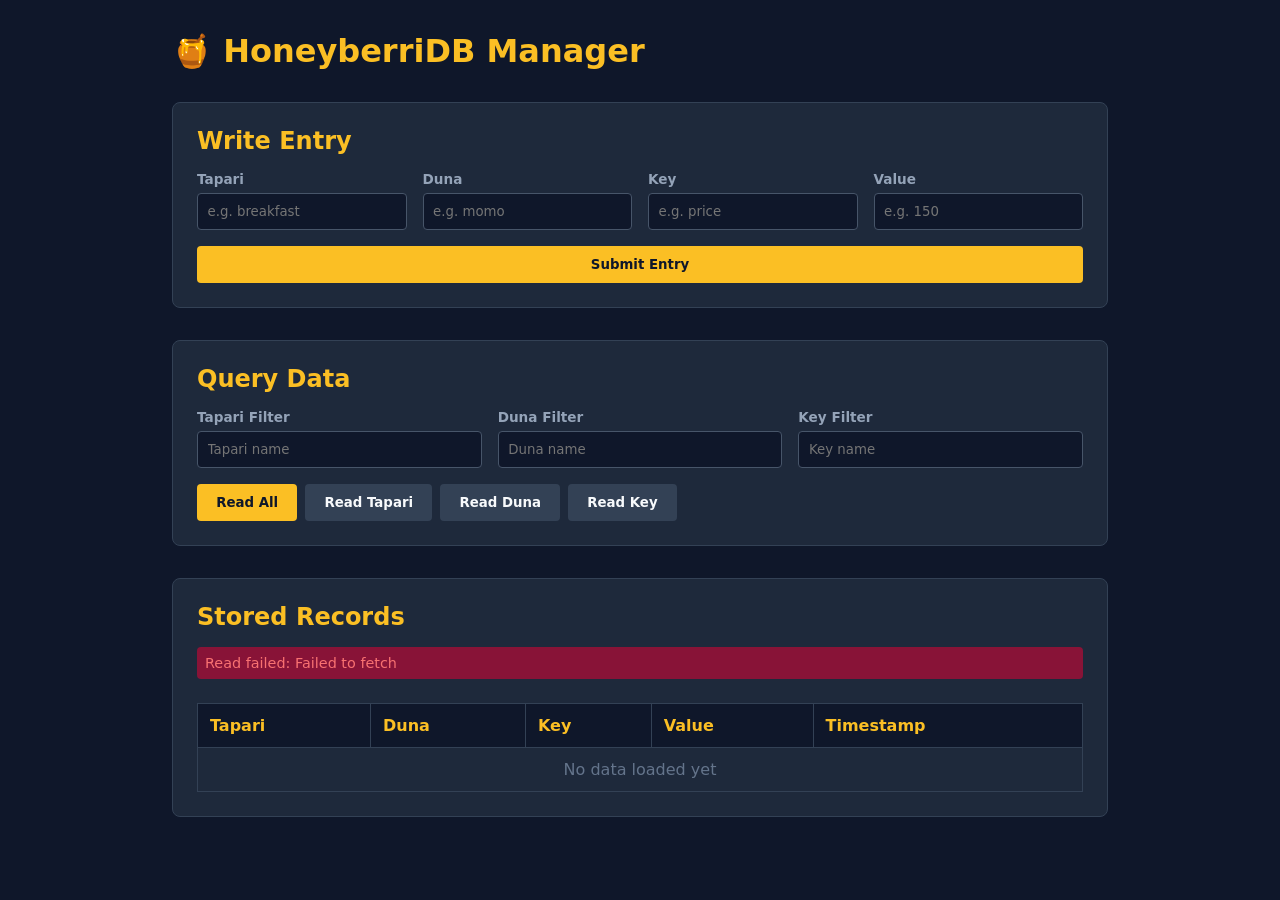
<file: cmd/server/index.html>
<!DOCTYPE html>
<html lang="en">

<head>
  <meta charset="UTF-8">
  <meta name="viewport" content="width=device-width, initial-scale=1.0">
  <title>HoneyberriDB Dashboard</title>
  <style>
    * {
      box-sizing: border-box;
      margin: 0;
      padding: 0;
      font-family: system-ui, -apple-system, sans-serif;
    }

    body {
      background: #0f172a;
      color: #f8fafc;
      padding: 2rem;
      display: flex;
      flex-direction: column;
      gap: 2rem;
      max-width: 1000px;
      margin: 0 auto;
    }

    h1,
    h2 {
      color: #fbbf24;
    }

    .card {
      background: #1e293b;
      border: 1px solid #334155;
      border-radius: 8px;
      padding: 1.5rem;
      display: flex;
      flex-direction: column;
      gap: 1rem;
    }

    .form-grid {
      display: grid;
      grid-template-columns: repeat(auto-fit, minmax(200px, 1fr));
      gap: 1rem;
    }

    .input-group {
      display: flex;
      flex-direction: column;
      gap: 0.4rem;
    }

    label {
      font-size: 0.85rem;
      color: #94a3b8;
      font-weight: 600;
    }

    input {
      background: #0f172a;
      border: 1px solid #475569;
      color: #fff;
      padding: 0.6rem;
      border-radius: 4px;
      outline: none;
    }

    input:focus {
      border-color: #fbbf24;
    }

    button {
      background: #fbbf24;
      color: #0f172a;
      border: none;
      padding: 0.7rem 1.2rem;
      border-radius: 4px;
      font-weight: 700;
      cursor: pointer;
      transition: background 0.2s;
    }

    button:hover {
      background: #f59e0b;
    }

    .btn-secondary {
      background: #334155;
      color: #f8fafc;
    }

    .btn-secondary:hover {
      background: #475569;
    }

    .actions {
      display: flex;
      gap: 0.5rem;
      flex-wrap: wrap;
    }

    table {
      width: 100%;
      border-collapse: collapse;
      margin-top: 0.5rem;
    }

    th,
    td {
      border: 1px solid #334155;
      padding: 0.75rem;
      text-align: left;
    }

    th {
      background: #0f172a;
      color: #fbbf24;
    }

    tr:nth-child(even) {
      background: #0f172a33;
    }

    .status {
      font-size: 0.9rem;
      padding: 0.5rem;
      border-radius: 4px;
      display: none;
    }

    .status.success {
      background: #065f46;
      color: #34d399;
      display: block;
    }

    .status.error {
      background: #881337;
      color: #f87171;
      display: block;
    }
  </style>
</head>

<body>

  <h1>🍯 HoneyberriDB Manager</h1>

  <!-- WRITE FORM -->
  <div class="card">
    <h2>Write Entry</h2>
    <div id="writeStatus" class="status"></div>
    <div class="form-grid">
      <div class="input-group">
        <label>Tapari</label>
        <input type="text" id="wTapari" placeholder="e.g. breakfast">
      </div>
      <div class="input-group">
        <label>Duna</label>
        <input type="text" id="wDuna" placeholder="e.g. momo">
      </div>
      <div class="input-group">
        <label>Key</label>
        <input type="text" id="wKey" placeholder="e.g. price">
      </div>
      <div class="input-group">
        <label>Value</label>
        <input type="text" id="wValue" placeholder="e.g. 150">
      </div>
    </div>
    <button onclick="writeRecord()">Submit Entry</button>
  </div>

  <!-- QUERY SECTION -->
  <div class="card">
    <h2>Query Data</h2>
    <div class="form-grid">
      <div class="input-group">
        <label>Tapari Filter</label>
        <input type="text" id="qTapari" placeholder="Tapari name">
      </div>
      <div class="input-group">
        <label>Duna Filter</label>
        <input type="text" id="qDuna" placeholder="Duna name">
      </div>
      <div class="input-group">
        <label>Key Filter</label>
        <input type="text" id="qKey" placeholder="Key name">
      </div>
    </div>
    <div class="actions">
      <button onclick="fetchAll()">Read All</button>
      <button class="btn-secondary" onclick="fetchTapari()">Read Tapari</button>
      <button class="btn-secondary" onclick="fetchDuna()">Read Duna</button>
      <button class="btn-secondary" onclick="fetchKey()">Read Key</button>
    </div>
  </div>

  <!-- DATA TABLE -->
  <div class="card">
    <h2>Stored Records</h2>
    <div id="readStatus" class="status"></div>
    <table>
      <thead>
        <tr>
          <th>Tapari</th>
          <th>Duna</th>
          <th>Key</th>
          <th>Value</th>
          <th>Timestamp</th>
        </tr>
      </thead>
      <tbody id="dataTable">
        <tr>
          <td colspan="5" style="text-align:center; color: #64748b;">No data loaded yet</td>
        </tr>
      </tbody>
    </table>
  </div>

  <script>
    const API_BASE = "http://localhost:6106";

    function showStatus(id, msg, isError = false) {
      const el = document.getElementById(id);
      el.textContent = msg;
      el.className = `status ${isError ? 'error' : 'success'}`;
    }

    function clearStatus(id) {
      const el = document.getElementById(id);
      el.className = 'status';
      el.textContent = '';
    }

    async function writeRecord() {
      clearStatus('writeStatus');
      const tapari = document.getElementById('wTapari').value.trim();
      const duna = document.getElementById('wDuna').value.trim();
      const key = document.getElementById('wKey').value.trim();
      const value = document.getElementById('wValue').value.trim();

      if (!tapari || !duna || !key) {
        showStatus('writeStatus', 'Tapari, Duna, and Key are required fields.', true);
        return;
      }

      try {
        const res = await fetch(`${API_BASE}/write`, {
          method: 'POST',
          headers: {'Content-Type': 'application/json'},
          body: JSON.stringify({tapari, duna, key, value})
        });

        if (!res.ok) throw new Error(await res.text());
        const data = await res.json();
        showStatus('writeStatus', `Successfully written! Sequence #${data.seq}`);

        // Clear input values
        document.getElementById('wKey').value = '';
        document.getElementById('wValue').value = '';

        fetchAll(); // Refresh table automatically
      } catch (err) {
        showStatus('writeStatus', `Failed to write: ${err.message}`, true);
      }
    }

    function renderTable(rows) {
      const tbody = document.getElementById('dataTable');
      if (!rows.length) {
        tbody.innerHTML = '<tr><td colspan="5" style="text-align:center; color: #64748b;">No records found</td></tr>';
        return;
      }

      tbody.innerHTML = rows.map(r => `
        <tr>
          <td><strong>${r.tapari}</strong></td>
          <td>${r.duna}</td>
          <td>${r.key}</td>
          <td>${r.value}</td>
          <td>${r.nanos ? new Date(r.nanos / 1e6).toISOString().replace('T', ' ').slice(0, 19) : '-'}</td>
        </tr>
      `).join('');
    }

    async function fetchAll() {
      clearStatus('readStatus');
      try {
        const res = await fetch(`${API_BASE}/readAll`);
        if (!res.ok) throw new Error(await res.text());
        const layout = await res.json();

        const rows = [];
        for (const [tapari, dunas] of Object.entries(layout)) {
          for (const [duna, keys] of Object.entries(dunas)) {
            for (const [key, entry] of Object.entries(keys)) {
              rows.push({tapari, duna, key, value: entry.v, nanos: entry.t});
            }
          }
        }
        renderTable(rows);
      } catch (err) {
        showStatus('readStatus', `Read failed: ${err.message}`, true);
      }
    }

    async function fetchTapari() {
      clearStatus('readStatus');
      const tapari = document.getElementById('qTapari').value.trim();
      if (!tapari) return showStatus('readStatus', 'Enter a Tapari filter name.', true);

      try {
        const res = await fetch(`${API_BASE}/tapari/${encodeURIComponent(tapari)}`);
        if (!res.ok) throw new Error(await res.text());
        const dunas = await res.json();

        const rows = [];
        for (const [duna, keys] of Object.entries(dunas)) {
          for (const [key, val] of Object.entries(keys)) {
            rows.push({tapari, duna, key, value: val});
          }
        }
        renderTable(rows);
      } catch (err) {
        showStatus('readStatus', `Read Tapari failed: ${err.message}`, true);
      }
    }

    async function fetchDuna() {
      clearStatus('readStatus');
      const tapari = document.getElementById('qTapari').value.trim();
      const duna = document.getElementById('qDuna').value.trim();
      if (!tapari || !duna) return showStatus('readStatus', 'Both Tapari and Duna filter names are required.', true);

      try {
        const res = await fetch(`${API_BASE}/duna/${encodeURIComponent(tapari)}/${encodeURIComponent(duna)}`);
        if (!res.ok) throw new Error(await res.text());
        const keys = await res.json();

        const rows = Object.entries(keys).map(([key, value]) => ({tapari, duna, key, value}));
        renderTable(rows);
      } catch (err) {
        showStatus('readStatus', `Read Duna failed: ${err.message}`, true);
      }
    }

    async function fetchKey() {
      clearStatus('readStatus');
      const tapari = document.getElementById('qTapari').value.trim();
      const duna = document.getElementById('qDuna').value.trim();
      const key = document.getElementById('qKey').value.trim();
      if (!tapari || !duna || !key) return showStatus('readStatus', 'Tapari, Duna, and Key filters are all required.', true);

      try {
        const res = await fetch(`${API_BASE}/key/${encodeURIComponent(tapari)}/${encodeURIComponent(duna)}/${encodeURIComponent(key)}`);
        if (!res.ok) throw new Error(await res.text());
        const data = await res.json();

        renderTable([{tapari: data.tapari, duna: data.duna, key: data.key, value: data.value}]);
      } catch (err) {
        showStatus('readStatus', `Read Key failed: ${err.message}`, true);
      }
    }

    // Load initial data on startup
    fetchAll();
  </script>
</body>

</html>
</file>
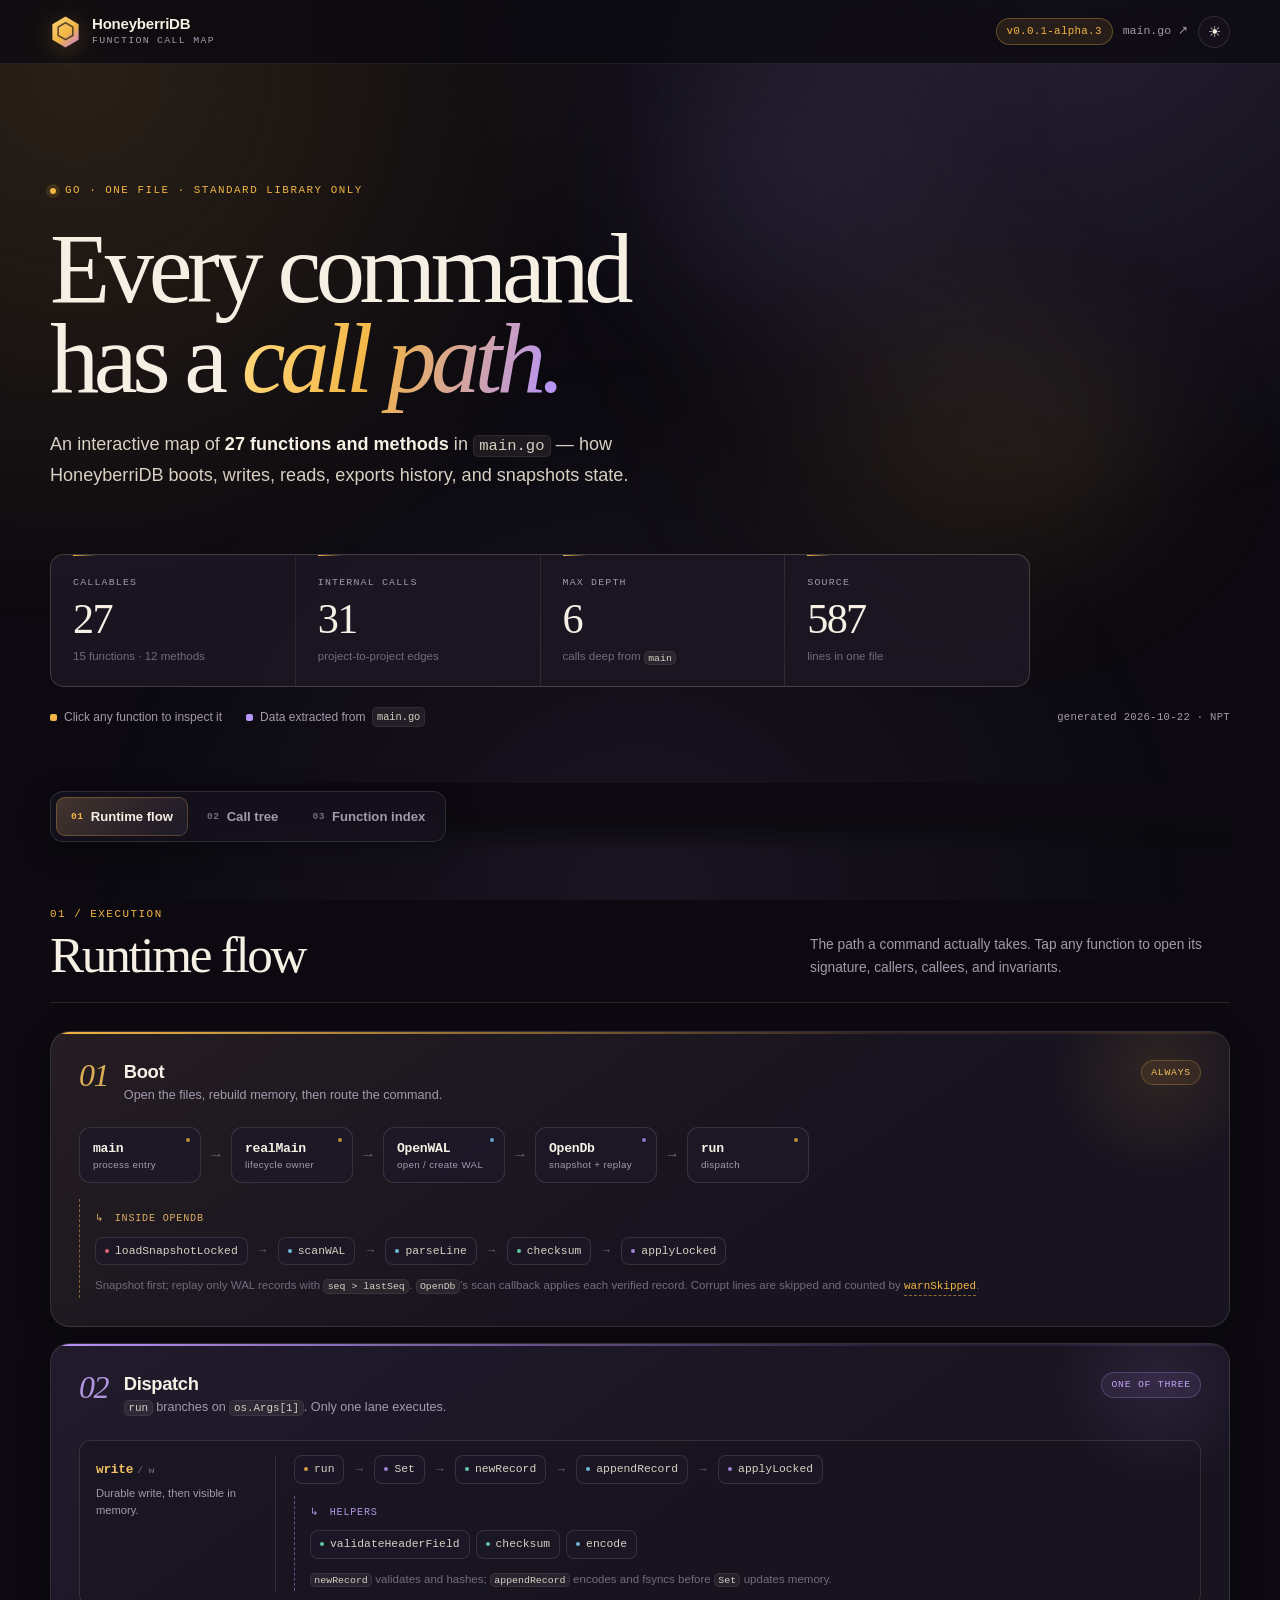
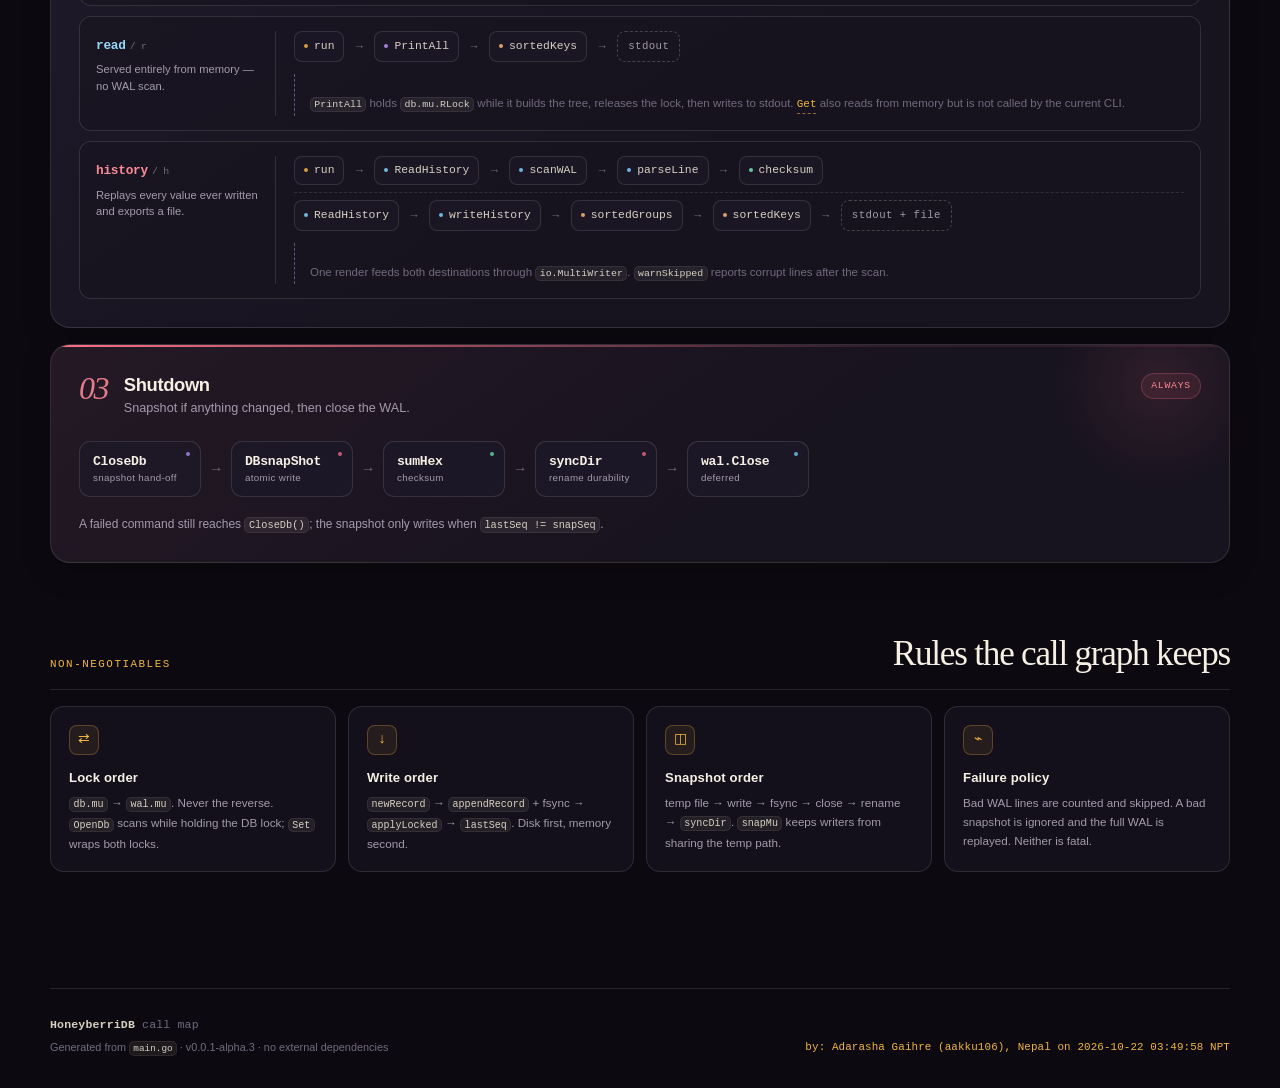
<file: docs/visial/FuncCalls_Visuals.0.0.1-alpha.3.html>
<!doctype html>
<html lang="en" data-theme="dark">

<head>
  <meta charset="utf-8">
  <meta name="viewport" content="width=device-width, initial-scale=1">
  <meta name="description"
    content="Interactive function-call map for HoneyberriDB 0.0.1-alpha.3, generated from main.go.">
  <title>HoneyberriDB function calls · 0.0.1-alpha.3</title>
  <link rel="stylesheet" href="func-calls.css">
  <script src="call-graph-data.js" defer></script>
  <script src="func-calls.js" defer></script>
</head>

<body id="top">
  <a class="skip-link" href="#main">Skip to content</a>

  <header class="site-header">
    <div class="shell site-header__inner">
      <a class="brand" href="#top" aria-label="HoneyberriDB call map, back to top">
        <svg class="brand__mark" viewBox="0 0 40 44" aria-hidden="true">
          <path d="M20 2 37 12v20L20 42 3 32V12Z" fill="url(#honeyGradient)" />
          <path d="M20 10 29.5 15.5v11L20 32l-9.5-5.5v-11Z" fill="none" stroke="rgba(14,11,18,.66)" stroke-width="2" />
          <defs>
            <linearGradient id="honeyGradient" x1="3" y1="2" x2="37" y2="42" gradientUnits="userSpaceOnUse">
              <stop stop-color="#ffd67a" />
              <stop offset=".55" stop-color="#f2b544" />
              <stop offset="1" stop-color="#c47ae8" />
            </linearGradient>
          </defs>
        </svg>
        <span class="brand__text">
          <strong>HoneyberriDB</strong>
          <span>function call map</span>
        </span>
      </a>

      <div class="site-header__meta">
        <span class="version-pill">v0.0.1-alpha.3</span>
        <a class="source-link" href="../../main.go">main.go <span aria-hidden="true">↗</span></a>
        <button class="icon-button" id="themeToggle" type="button" aria-label="Switch to light theme"
          title="Toggle theme">
          <span class="theme-icon theme-icon--moon" aria-hidden="true">◐</span>
          <span class="theme-icon theme-icon--sun" aria-hidden="true">☀</span>
        </button>
      </div>
    </div>
  </header>

  <main id="main">
    <section class="hero shell" aria-labelledby="hero-title">
      <div class="hero__glow" aria-hidden="true"></div>
      <p class="eyebrow"><span class="eyebrow__dot"></span> Go · one file · standard library only</p>
      <h1 id="hero-title">Every command<br>has a <em>call path.</em></h1>
      <p class="hero__lede">
        An interactive map of <strong>27 functions and methods</strong> in <code>main.go</code> —
        how HoneyberriDB boots, writes, reads, exports history, and snapshots state.
      </p>

      <dl class="stats" aria-label="Call graph statistics">
        <div class="stat">
          <dt>Callables</dt>
          <dd>27</dd>
          <span>15 functions · 12 methods</span>
        </div>
        <div class="stat">
          <dt>Internal calls</dt>
          <dd>31</dd>
          <span>project-to-project edges</span>
        </div>
        <div class="stat">
          <dt>Max depth</dt>
          <dd>6</dd>
          <span>calls deep from <code>main</code></span>
        </div>
        <div class="stat">
          <dt>Source</dt>
          <dd>587</dd>
          <span>lines in one file</span>
        </div>
      </dl>

      <div class="hero__foot">
        <span><i class="legend-swatch legend-swatch--honey" aria-hidden="true"></i> Click any function to inspect
          it</span>
        <span><i class="legend-swatch legend-swatch--berry" aria-hidden="true"></i> Data extracted from
          <code>main.go</code></span>
        <span class="hero__generated">generated 2026-10-22 · NPT</span>
      </div>
    </section>

    <div class="shell tab-shell">
      <div class="tabs" role="tablist" aria-label="Call graph views">
        <button class="tab is-active" id="tab-flow" type="button" role="tab" aria-selected="true"
          aria-controls="panel-flow" data-tab="flow">
          <span class="tab__index">01</span> Runtime flow
        </button>
        <button class="tab" id="tab-tree" type="button" role="tab" aria-selected="false" aria-controls="panel-tree"
          data-tab="tree" tabindex="-1">
          <span class="tab__index">02</span> Call tree
        </button>
        <button class="tab" id="tab-index" type="button" role="tab" aria-selected="false" aria-controls="panel-index"
          data-tab="index" tabindex="-1">
          <span class="tab__index">03</span> Function index
        </button>
      </div>
    </div>

    <section class="panel shell" id="panel-flow" role="tabpanel" aria-labelledby="tab-flow" tabindex="0">
      <div class="section-head">
        <div>
          <p class="kicker">01 / execution</p>
          <h2>Runtime flow</h2>
        </div>
        <p class="section-note">The path a command actually takes. Tap any function to open its signature, callers,
          callees, and invariants.</p>
      </div>

      <div class="flow-board">
        <article class="phase-card" data-phase="entry">
          <header class="phase-head">
            <span class="phase-index">01</span>
            <div>
              <h3>Boot</h3>
              <p>Open the files, rebuild memory, then route the command.</p>
            </div>
            <span class="phase-tag">always</span>
          </header>

          <div class="flow-chain">
            <button class="fn-chip" type="button" data-fn="main">
              <span class="fn-chip__name">main</span>
              <span class="fn-chip__role">process entry</span>
            </button>
            <span class="flow-arrow" aria-hidden="true">→</span>
            <button class="fn-chip" type="button" data-fn="realMain">
              <span class="fn-chip__name">realMain</span>
              <span class="fn-chip__role">lifecycle owner</span>
            </button>
            <span class="flow-arrow" aria-hidden="true">→</span>
            <button class="fn-chip" type="button" data-fn="OpenWAL">
              <span class="fn-chip__name">OpenWAL</span>
              <span class="fn-chip__role">open / create WAL</span>
            </button>
            <span class="flow-arrow" aria-hidden="true">→</span>
            <button class="fn-chip" type="button" data-fn="OpenDb">
              <span class="fn-chip__name">OpenDb</span>
              <span class="fn-chip__role">snapshot + replay</span>
            </button>
            <span class="flow-arrow" aria-hidden="true">→</span>
            <button class="fn-chip" type="button" data-fn="run">
              <span class="fn-chip__name">run</span>
              <span class="fn-chip__role">dispatch</span>
            </button>
          </div>

          <div class="subflow">
            <p class="subflow__label"><span aria-hidden="true">↳</span> inside OpenDb</p>
            <div class="flow-chain flow-chain--small">
              <button class="fn-mini" type="button" data-fn="loadSnapshotLocked">loadSnapshotLocked</button>
              <span class="flow-arrow flow-arrow--small" aria-hidden="true">→</span>
              <button class="fn-mini" type="button" data-fn="scanWAL">scanWAL</button>
              <span class="flow-arrow flow-arrow--small" aria-hidden="true">→</span>
              <button class="fn-mini" type="button" data-fn="parseLine">parseLine</button>
              <span class="flow-arrow flow-arrow--small" aria-hidden="true">→</span>
              <button class="fn-mini" type="button" data-fn="checksum">checksum</button>
              <span class="flow-arrow flow-arrow--small" aria-hidden="true">→</span>
              <button class="fn-mini" type="button" data-fn="applyLocked">applyLocked</button>
            </div>
            <p class="subflow__hint">Snapshot first; replay only WAL records with <code>seq &gt; lastSeq</code>.
              <code>OpenDb</code>’s scan callback applies each verified record. Corrupt lines are skipped and counted by
              <button class="inline-fn" type="button" data-fn="warnSkipped">warnSkipped</button>.</p>
          </div>
        </article>

        <article class="phase-card" data-phase="db">
          <header class="phase-head">
            <span class="phase-index">02</span>
            <div>
              <h3>Dispatch</h3>
              <p><code>run</code> branches on <code>os.Args[1]</code>. Only one lane executes.</p>
            </div>
            <span class="phase-tag">one of three</span>
          </header>

          <div class="dispatch">
            <section class="lane" data-command="write">
              <header class="lane__head">
                <span class="command-badge">write <span>/ w</span></span>
                <p>Durable write, then visible in memory.</p>
              </header>
              <div class="lane__body">
                <div class="flow-chain flow-chain--small">
                  <button class="fn-mini" type="button" data-fn="run">run</button>
                  <span class="flow-arrow flow-arrow--small" aria-hidden="true">→</span>
                  <button class="fn-mini" type="button" data-fn="Set">Set</button>
                  <span class="flow-arrow flow-arrow--small" aria-hidden="true">→</span>
                  <button class="fn-mini" type="button" data-fn="newRecord">newRecord</button>
                  <span class="flow-arrow flow-arrow--small" aria-hidden="true">→</span>
                  <button class="fn-mini" type="button" data-fn="appendRecord">appendRecord</button>
                  <span class="flow-arrow flow-arrow--small" aria-hidden="true">→</span>
                  <button class="fn-mini" type="button" data-fn="applyLocked">applyLocked</button>
                </div>
                <div class="subflow subflow--compact">
                  <p class="subflow__label"><span aria-hidden="true">↳</span> helpers</p>
                  <div class="chip-row">
                    <button class="fn-mini" type="button" data-fn="validateHeaderField">validateHeaderField</button>
                    <button class="fn-mini" type="button" data-fn="checksum">checksum</button>
                    <button class="fn-mini" type="button" data-fn="encode">encode</button>
                  </div>
                  <p class="subflow__hint"><code>newRecord</code> validates and hashes; <code>appendRecord</code>
                    encodes and fsyncs before <code>Set</code> updates memory.</p>
                </div>
              </div>
            </section>

            <section class="lane" data-command="read">
              <header class="lane__head">
                <span class="command-badge">read <span>/ r</span></span>
                <p>Served entirely from memory — no WAL scan.</p>
              </header>
              <div class="lane__body">
                <div class="flow-chain flow-chain--small">
                  <button class="fn-mini" type="button" data-fn="run">run</button>
                  <span class="flow-arrow flow-arrow--small" aria-hidden="true">→</span>
                  <button class="fn-mini" type="button" data-fn="PrintAll">PrintAll</button>
                  <span class="flow-arrow flow-arrow--small" aria-hidden="true">→</span>
                  <button class="fn-mini" type="button" data-fn="sortedKeys">sortedKeys</button>
                  <span class="flow-arrow flow-arrow--small" aria-hidden="true">→</span>
                  <span class="output-pill">stdout</span>
                </div>
                <div class="subflow subflow--compact">
                  <p class="subflow__hint"><code>PrintAll</code> holds <code>db.mu.RLock</code> while it builds the
                    tree, releases the lock, then writes to stdout. <button class="inline-fn" type="button"
                      data-fn="Get">Get</button> also reads from memory but is not called by the current CLI.</p>
                </div>
              </div>
            </section>

            <section class="lane" data-command="history">
              <header class="lane__head">
                <span class="command-badge">history <span>/ h</span></span>
                <p>Replays every value ever written and exports a file.</p>
              </header>
              <div class="lane__body">
                <div class="flow-chain flow-chain--small">
                  <button class="fn-mini" type="button" data-fn="run">run</button>
                  <span class="flow-arrow flow-arrow--small" aria-hidden="true">→</span>
                  <button class="fn-mini" type="button" data-fn="ReadHistory">ReadHistory</button>
                  <span class="flow-arrow flow-arrow--small" aria-hidden="true">→</span>
                  <button class="fn-mini" type="button" data-fn="scanWAL">scanWAL</button>
                  <span class="flow-arrow flow-arrow--small" aria-hidden="true">→</span>
                  <button class="fn-mini" type="button" data-fn="parseLine">parseLine</button>
                  <span class="flow-arrow flow-arrow--small" aria-hidden="true">→</span>
                  <button class="fn-mini" type="button" data-fn="checksum">checksum</button>
                </div>
                <div class="flow-chain flow-chain--small flow-chain--second">
                  <button class="fn-mini" type="button" data-fn="ReadHistory">ReadHistory</button>
                  <span class="flow-arrow flow-arrow--small" aria-hidden="true">→</span>
                  <button class="fn-mini" type="button" data-fn="writeHistory">writeHistory</button>
                  <span class="flow-arrow flow-arrow--small" aria-hidden="true">→</span>
                  <button class="fn-mini" type="button" data-fn="sortedGroups">sortedGroups</button>
                  <span class="flow-arrow flow-arrow--small" aria-hidden="true">→</span>
                  <button class="fn-mini" type="button" data-fn="sortedKeys">sortedKeys</button>
                  <span class="flow-arrow flow-arrow--small" aria-hidden="true">→</span>
                  <span class="output-pill">stdout + file</span>
                </div>
                <div class="subflow subflow--compact">
                  <p class="subflow__hint">One render feeds both destinations through <code>io.MultiWriter</code>.
                    <code>warnSkipped</code> reports corrupt lines after the scan.</p>
                </div>
              </div>
            </section>
          </div>
        </article>

        <article class="phase-card" data-phase="snapshot">
          <header class="phase-head">
            <span class="phase-index">03</span>
            <div>
              <h3>Shutdown</h3>
              <p>Snapshot if anything changed, then close the WAL.</p>
            </div>
            <span class="phase-tag">always</span>
          </header>

          <div class="flow-chain">
            <button class="fn-chip" type="button" data-fn="CloseDb">
              <span class="fn-chip__name">CloseDb</span>
              <span class="fn-chip__role">snapshot hand-off</span>
            </button>
            <span class="flow-arrow" aria-hidden="true">→</span>
            <button class="fn-chip" type="button" data-fn="DBsnapShot">
              <span class="fn-chip__name">DBsnapShot</span>
              <span class="fn-chip__role">atomic write</span>
            </button>
            <span class="flow-arrow" aria-hidden="true">→</span>
            <button class="fn-chip" type="button" data-fn="sumHex">
              <span class="fn-chip__name">sumHex</span>
              <span class="fn-chip__role">checksum</span>
            </button>
            <span class="flow-arrow" aria-hidden="true">→</span>
            <button class="fn-chip" type="button" data-fn="syncDir">
              <span class="fn-chip__name">syncDir</span>
              <span class="fn-chip__role">rename durability</span>
            </button>
            <span class="flow-arrow" aria-hidden="true">→</span>
            <button class="fn-chip" type="button" data-fn="Close">
              <span class="fn-chip__name">wal.Close</span>
              <span class="fn-chip__role">deferred</span>
            </button>
          </div>
          <p class="phase-footnote">A failed command still reaches <code>CloseDb()</code>; the snapshot only writes when
            <code>lastSeq != snapSeq</code>.</p>
        </article>
      </div>

      <div class="invariants" aria-labelledby="invariants-title">
        <div class="invariants__head">
          <p class="kicker">non-negotiables</p>
          <h3 id="invariants-title">Rules the call graph keeps</h3>
        </div>
        <div class="invariant-grid">
          <article class="invariant">
            <span class="invariant__icon" aria-hidden="true">⇄</span>
            <h4>Lock order</h4>
            <p><code>db.mu</code> → <code>wal.mu</code>. Never the reverse. <code>OpenDb</code> scans while holding the
              DB lock; <code>Set</code> wraps both locks.</p>
          </article>
          <article class="invariant">
            <span class="invariant__icon" aria-hidden="true">↓</span>
            <h4>Write order</h4>
            <p><code>newRecord</code> → <code>appendRecord</code> + fsync → <code>applyLocked</code> →
              <code>lastSeq</code>. Disk first, memory second.</p>
          </article>
          <article class="invariant">
            <span class="invariant__icon" aria-hidden="true">◫</span>
            <h4>Snapshot order</h4>
            <p>temp file → write → fsync → close → rename → <code>syncDir</code>. <code>snapMu</code> keeps writers from
              sharing the temp path.</p>
          </article>
          <article class="invariant">
            <span class="invariant__icon" aria-hidden="true">⌁</span>
            <h4>Failure policy</h4>
            <p>Bad WAL lines are counted and skipped. A bad snapshot is ignored and the full WAL is replayed. Neither is
              fatal.</p>
          </article>
        </div>
      </div>
    </section>

    <section class="panel shell" id="panel-tree" role="tabpanel" aria-labelledby="tab-tree" tabindex="0" hidden>
      <div class="section-head">
        <div>
          <p class="kicker">02 / hierarchy</p>
          <h2>Call tree</h2>
        </div>
        <p class="section-note">Expand, collapse, search, or tap a node. Shared functions appear under each caller; the
          detail panel shows every caller.</p>
      </div>

      <div class="tree-toolbar">
        <label class="search-field" for="treeSearch">
          <span class="search-field__icon" aria-hidden="true">⌕</span>
          <span class="sr-only">Search the call tree</span>
          <input id="treeSearch" type="search" placeholder="Search function, role, or tag…" autocomplete="off"
            spellcheck="false">
        </label>
        <span class="result-count" id="treeCount" aria-live="polite">27 callables</span>
        <div class="toolbar-buttons">
          <button class="ghost-button" id="expandAll" type="button">Expand all</button>
          <button class="ghost-button" id="collapseAll" type="button">Collapse all</button>
        </div>
      </div>

      <div class="tree-layout">
        <div class="tree-scroll" id="treeScroll">
          <ul class="call-tree" id="callTree" aria-label="Project function call hierarchy"></ul>
          <p class="tree-empty" id="treeEmpty" hidden>No function matches that search.</p>
        </div>

        <aside class="tree-aside" aria-labelledby="howto-title">
          <div class="aside-card">
            <p class="kicker">how to read it</p>
            <h3 id="howto-title">One card, one call site.</h3>
            <ul class="howto">
              <li><span class="howto__mark">↳</span> A nested card is called by its parent.</li>
              <li><span class="howto__mark">↻</span> A repeated card is shared by multiple callers.</li>
              <li><span class="howto__mark">◇</span> Click a card for callers, callees, and notes.</li>
              <li><span class="howto__mark">⇉</span> Under <code>run</code>, the three command lanes are alternatives.</li>
              <li><span class="howto__mark">·</span> Leaves may still call the standard library — open one to see.</li>
            </ul>
          </div>

          <div class="aside-card">
            <p class="kicker">phase legend</p>
            <ul class="phase-legend">
              <li><i data-phase="entry" aria-hidden="true"></i> Entry</li>
              <li><i data-phase="wal" aria-hidden="true"></i> WAL</li>
              <li><i data-phase="record" aria-hidden="true"></i> Record</li>
              <li><i data-phase="sort" aria-hidden="true"></i> Ordering</li>
              <li><i data-phase="db" aria-hidden="true"></i> Memory</li>
              <li><i data-phase="snapshot" aria-hidden="true"></i> Snapshot</li>
              <li><i data-phase="diagnostics" aria-hidden="true"></i> Diagnostics</li>
            </ul>
          </div>

          <div class="aside-card aside-card--stat">
            <span class="aside-stat">31</span>
            <p>internal call edges, up to <strong>6 calls deep</strong> from <code>main</code>.</p>
          </div>
        </aside>
      </div>
    </section>

    <section class="panel shell" id="panel-index" role="tabpanel" aria-labelledby="tab-index" tabindex="0" hidden>
      <div class="section-head">
        <div>
          <p class="kicker">03 / reference</p>
          <h2>Function index</h2>
        </div>
        <p class="section-note">All 27 callables, with call counts, caller counts, source lines, and flags. Click a row
          to inspect it.</p>
      </div>

      <div class="index-toolbar">
        <label class="search-field" for="indexSearch">
          <span class="search-field__icon" aria-hidden="true">⌕</span>
          <span class="sr-only">Filter functions</span>
          <input id="indexSearch" type="search" placeholder="Filter by name, role, phase, or tag…" autocomplete="off"
            spellcheck="false">
        </label>
        <span class="result-count" id="indexCount" aria-live="polite">27 rows</span>
      </div>

      <div class="table-wrap">
        <table class="function-table">
          <caption class="sr-only">Functions and methods in HoneyberriDB 0.0.1-alpha.3, with their internal call
            relationships.</caption>
          <thead>
            <tr>
              <th scope="col" data-sort-key="name"><button type="button" class="sort-button">Function <span
                    class="sort-arrow" aria-hidden="true">↕</span></button></th>
              <th scope="col">Role</th>
              <th scope="col" data-sort-key="phase"><button type="button" class="sort-button">Phase <span
                    class="sort-arrow" aria-hidden="true">↕</span></button></th>
              <th scope="col" class="is-numeric" data-sort-key="calls"><button type="button" class="sort-button">Calls
                  <span class="sort-arrow" aria-hidden="true">↕</span></button></th>
              <th scope="col" class="is-numeric" data-sort-key="callers"><button type="button"
                  class="sort-button">Called by <span class="sort-arrow" aria-hidden="true">↕</span></button></th>
              <th scope="col" class="is-numeric" data-sort-key="line"><button type="button" class="sort-button">Lines
                  <span class="sort-arrow" aria-hidden="true">↕</span></button></th>
              <th scope="col">Flags</th>
            </tr>
          </thead>
          <tbody id="indexBody"></tbody>
        </table>
      </div>
      <p class="table-footnote">Call counts include project functions only. Standard-library calls are listed in each
        function’s detail panel.</p>
    </section>
  </main>

  <dialog class="fn-dialog" id="fnDialog" aria-labelledby="fnDialogTitle">
    <div class="dialog-card">
      <button class="dialog-close" id="fnDialogClose" type="button" aria-label="Close function details">×</button>
      <div id="fnDialogBody"></div>
    </div>
  </dialog>

  <footer class="site-footer shell">
    <div class="footer-meta">
      <p class="footer-brand">HoneyberriDB <span>call map</span></p>
      <p>Generated from <code>main.go</code> · v0.0.1-alpha.3 · no external dependencies</p>
    </div>
    <p class="credit">by: Adarasha Gaihre (aakku106), Nepal on 2026-10-22 03:49:58 NPT</p>
  </footer>
</body>

</html>
</file>
<file: docs/visial/func-calls.css>
/* ==========================================================================
   HoneyberriDB · function call visuals
   Theme: warm ink, honey, and berry. No external fonts or assets.
   ========================================================================== */

:root {
  color-scheme: dark;

  --font-display: "Iowan Old Style", "Palatino Linotype", "Book Antiqua", Palatino, Georgia, serif;
  --font-body: -apple-system, BlinkMacSystemFont, "Segoe UI", Roboto, Helvetica, Arial, sans-serif;
  --font-mono: "SFMono-Regular", ui-monospace, "Cascadia Code", Menlo, Consolas, monospace;

  --bg: #0c0a10;
  --bg-soft: #120f18;
  --panel: rgba(23, 19, 31, 0.82);
  --panel-solid: #17131f;
  --panel-2: #1d1827;
  --panel-3: #241e30;
  --ink: #f5efe4;
  --ink-soft: #d8d0c3;
  --muted: #a39aad;
  --faint: #736a7e;
  --line: rgba(245, 239, 228, 0.12);
  --line-strong: rgba(245, 239, 228, 0.22);

  --honey: #f2b544;
  --honey-bright: #ffd67a;
  --berry: #b794f6;
  --berry-deep: #8b5cf6;
  --mint: #6ee7b7;
  --sky: #7dd3fc;
  --rose: #fb7185;
  --peach: #fdba74;
  --slate: #a1a1aa;

  --phase-entry: var(--honey);
  --phase-wal: var(--sky);
  --phase-record: var(--mint);
  --phase-sort: var(--peach);
  --phase-db: var(--berry);
  --phase-snapshot: var(--rose);
  --phase-diagnostics: var(--slate);

  --radius-sm: 9px;
  --radius: 14px;
  --radius-lg: 20px;
  --shadow: 0 20px 60px rgba(0, 0, 0, 0.36);
  --shadow-soft: 0 8px 30px rgba(0, 0, 0, 0.22);
  --header-height: 64px;
  --shell: 1180px;
  --ease: cubic-bezier(0.2, 0.7, 0.2, 1);
}

[data-theme="light"] {
  color-scheme: light;

  --bg: #f5efe3;
  --bg-soft: #efe7d8;
  --panel: rgba(255, 252, 245, 0.82);
  --panel-solid: #fffaf1;
  --panel-2: #faf3e6;
  --panel-3: #f2e8d8;
  --ink: #231b12;
  --ink-soft: #42382c;
  --muted: #6e6356;
  --faint: #948779;
  --line: rgba(42, 31, 20, 0.14);
  --line-strong: rgba(42, 31, 20, 0.24);

  --honey: #a96700;
  --honey-bright: #d98b00;
  --berry: #6d3fd4;
  --berry-deep: #5b21b6;
  --mint: #087a5b;
  --sky: #036b91;
  --rose: #bd2146;
  --peach: #b45309;
  --slate: #54545e;

  --phase-entry: var(--honey);
  --phase-wal: var(--sky);
  --phase-record: var(--mint);
  --phase-sort: var(--peach);
  --phase-db: var(--berry);
  --phase-snapshot: var(--rose);
  --phase-diagnostics: var(--slate);

  --shadow: 0 24px 70px rgba(77, 55, 25, 0.16);
  --shadow-soft: 0 8px 28px rgba(77, 55, 25, 0.1);
}

*,
*::before,
*::after {
  box-sizing: border-box;
}

html {
  scroll-behavior: smooth;
  scroll-padding-top: 96px;
}

body {
  min-width: 320px;
  margin: 0;
  overflow-x: hidden;
  background: var(--bg);
  color: var(--ink);
  font-family: var(--font-body);
  font-size: 16px;
  line-height: 1.6;
  -webkit-font-smoothing: antialiased;
  text-rendering: optimizeLegibility;
}

body::before {
  position: fixed;
  z-index: -1;
  inset: 0;
  background-image:
    radial-gradient(circle at 82% -8%, color-mix(in srgb, var(--berry) 17%, transparent), transparent 42%),
    radial-gradient(circle at 6% 8%, color-mix(in srgb, var(--honey) 13%, transparent), transparent 38%),
    radial-gradient(circle at 50% 100%, color-mix(in srgb, var(--berry) 8%, transparent), transparent 50%);
  content: "";
  pointer-events: none;
}

body::after {
  position: fixed;
  z-index: -1;
  inset: 0;
  background-image: radial-gradient(color-mix(in srgb, var(--ink) 9%, transparent) 1px, transparent 1px);
  background-size: 26px 26px;
  content: "";
  opacity: 0.34;
  pointer-events: none;
  -webkit-mask-image: linear-gradient(to bottom, #000, transparent 66%);
  mask-image: linear-gradient(to bottom, #000, transparent 66%);
}

::selection {
  background: color-mix(in srgb, var(--honey) 38%, transparent);
  color: var(--ink);
}

code,
kbd,
samp {
  font-family: var(--font-mono);
  font-size: 0.86em;
  color: var(--ink-soft);
  background: color-mix(in srgb, var(--ink) 7%, transparent);
  border: 1px solid color-mix(in srgb, var(--ink) 7%, transparent);
  border-radius: 5px;
  padding: 0.08em 0.34em;
}

a {
  color: inherit;
  text-decoration-color: color-mix(in srgb, var(--honey) 65%, transparent);
  text-underline-offset: 3px;
}

button {
  font: inherit;
  color: inherit;
}

button,
a {
  -webkit-tap-highlight-color: transparent;
}

:focus-visible {
  outline: 2px solid var(--honey);
  outline-offset: 3px;
}

[hidden] {
  display: none !important;
}

.sr-only {
  position: absolute !important;
  width: 1px !important;
  height: 1px !important;
  padding: 0 !important;
  margin: -1px !important;
  overflow: hidden !important;
  clip: rect(0, 0, 0, 0) !important;
  white-space: nowrap !important;
  border: 0 !important;
}

.skip-link {
  position: fixed;
  z-index: 100;
  top: -100px;
  left: 16px;
  padding: 10px 14px;
  background: var(--honey);
  color: #171006;
  border-radius: 8px;
  font-weight: 700;
  text-decoration: none;
  transition: top 0.2s var(--ease);
}

.skip-link:focus {
  top: 12px;
}

.shell {
  width: min(100% - 48px, var(--shell));
  margin-inline: auto;
}

/* ---------- Header ---------- */

.site-header {
  position: sticky;
  z-index: 50;
  top: 0;
  height: var(--header-height);
  border-bottom: 1px solid color-mix(in srgb, var(--line) 70%, transparent);
  background: color-mix(in srgb, var(--bg) 82%, transparent);
  -webkit-backdrop-filter: blur(18px) saturate(130%);
  backdrop-filter: blur(18px) saturate(130%);
}

.site-header__inner {
  display: flex;
  align-items: center;
  justify-content: space-between;
  height: 100%;
  gap: 20px;
}

.brand {
  display: inline-flex;
  align-items: center;
  min-width: 0;
  gap: 11px;
  text-decoration: none;
}

.brand__mark {
  flex: 0 0 auto;
  width: 31px;
  height: 34px;
  filter: drop-shadow(0 4px 12px color-mix(in srgb, var(--honey) 24%, transparent));
}

.brand__text {
  display: flex;
  flex-direction: column;
  min-width: 0;
  line-height: 1.1;
}

.brand__text strong {
  font-size: 0.94rem;
  letter-spacing: -0.015em;
}

.brand__text span {
  margin-top: 3px;
  color: var(--muted);
  font-family: var(--font-mono);
  font-size: 0.62rem;
  letter-spacing: 0.13em;
  text-transform: uppercase;
}

.site-header__meta {
  display: flex;
  align-items: center;
  gap: 10px;
}

.version-pill {
  display: inline-flex;
  align-items: center;
  height: 27px;
  padding: 0 10px;
  border: 1px solid color-mix(in srgb, var(--honey) 30%, transparent);
  border-radius: 999px;
  background: color-mix(in srgb, var(--honey) 10%, transparent);
  color: var(--honey);
  font-family: var(--font-mono);
  font-size: 0.68rem;
  letter-spacing: 0.025em;
  white-space: nowrap;
}

.source-link {
  color: var(--muted);
  font-family: var(--font-mono);
  font-size: 0.72rem;
  text-decoration: none;
  transition: color 0.18s var(--ease);
}

.source-link:hover {
  color: var(--ink);
}

.icon-button {
  display: grid;
  width: 32px;
  height: 32px;
  place-items: center;
  padding: 0;
  border: 1px solid var(--line);
  border-radius: 999px;
  background: color-mix(in srgb, var(--panel-solid) 65%, transparent);
  cursor: pointer;
  transition: border-color 0.18s var(--ease), background 0.18s var(--ease), transform 0.18s var(--ease);
}

.icon-button:hover {
  border-color: var(--line-strong);
  background: var(--panel-3);
  transform: translateY(-1px);
}

.theme-icon {
  grid-area: 1 / 1;
  font-size: 0.94rem;
  line-height: 1;
}

.theme-icon--moon {
  display: none;
}

[data-theme="light"] .theme-icon--moon {
  display: inline;
}

[data-theme="light"] .theme-icon--sun {
  display: none;
}

/* ---------- Hero ---------- */

.hero {
  position: relative;
  padding-block: clamp(64px, 9vw, 112px) clamp(36px, 5vw, 56px);
}

.hero__glow {
  position: absolute;
  z-index: -1;
  top: -7%;
  right: 2%;
  width: min(52vw, 560px);
  aspect-ratio: 1;
  border-radius: 50%;
  background: conic-gradient(from 120deg, color-mix(in srgb, var(--honey) 30%, transparent), transparent 38%, color-mix(in srgb, var(--berry) 24%, transparent), transparent 70%);
  filter: blur(78px);
  opacity: 0.5;
  pointer-events: none;
}

.eyebrow,
.kicker {
  margin: 0;
  color: var(--honey);
  font-family: var(--font-mono);
  font-size: 0.68rem;
  letter-spacing: 0.14em;
  text-transform: uppercase;
}

.eyebrow {
  display: inline-flex;
  align-items: center;
  gap: 9px;
}

.eyebrow__dot {
  width: 6px;
  height: 6px;
  border-radius: 50%;
  background: var(--honey);
  box-shadow: 0 0 0 4px color-mix(in srgb, var(--honey) 14%, transparent);
}

.hero h1 {
  max-width: 960px;
  margin: 22px 0 24px;
  font-family: var(--font-display);
  font-size: clamp(3.2rem, 7.7vw, 6.9rem);
  font-weight: 400;
  letter-spacing: -0.055em;
  line-height: 0.92;
  text-wrap: balance;
}

.hero h1 em {
  background: linear-gradient(105deg, var(--honey-bright) 4%, var(--honey) 42%, var(--berry) 96%);
  -webkit-background-clip: text;
  background-clip: text;
  color: transparent;
  font-weight: 400;
}

.hero__lede {
  max-width: 660px;
  margin: 0;
  color: var(--ink-soft);
  font-size: clamp(1rem, 1.5vw, 1.13rem);
  line-height: 1.7;
}

.hero__lede strong {
  color: var(--ink);
  font-weight: 600;
}

.stats {
  display: grid;
  grid-template-columns: repeat(4, minmax(0, 1fr));
  gap: 1px;
  max-width: 980px;
  margin: clamp(40px, 6vw, 64px) 0 0;
  overflow: hidden;
  border: 1px solid var(--line);
  border-radius: var(--radius);
  background: var(--line);
}

.stat {
  position: relative;
  padding: 20px 22px 18px;
  background: color-mix(in srgb, var(--panel-solid) 84%, transparent);
}

.stat::before {
  position: absolute;
  top: 0;
  left: 22px;
  width: 24px;
  height: 1px;
  background: linear-gradient(90deg, var(--honey), transparent);
  content: "";
}

.stat dt {
  color: var(--muted);
  font-family: var(--font-mono);
  font-size: 0.62rem;
  letter-spacing: 0.12em;
  text-transform: uppercase;
}

.stat dd {
  margin: 7px 0 2px;
  font-family: var(--font-display);
  font-size: clamp(2rem, 3.3vw, 2.8rem);
  letter-spacing: -0.04em;
  line-height: 1;
}

.stat span {
  color: var(--faint);
  font-size: 0.72rem;
}

.hero__foot {
  display: flex;
  flex-wrap: wrap;
  align-items: center;
  gap: 10px 24px;
  margin-top: 20px;
  color: var(--muted);
  font-size: 0.75rem;
}

.hero__foot > span {
  display: inline-flex;
  align-items: center;
  gap: 7px;
}

.legend-swatch {
  display: inline-block;
  width: 7px;
  height: 7px;
  border-radius: 2px;
}

.legend-swatch--honey {
  background: var(--honey);
}

.legend-swatch--berry {
  background: var(--berry);
}

.hero__generated {
  margin-left: auto;
  font-family: var(--font-mono);
  font-size: 0.66rem;
  letter-spacing: 0.03em;
}

/* ---------- Tabs ---------- */

.tab-shell {
  position: sticky;
  z-index: 30;
  top: var(--header-height);
  padding-block: 8px;
  background: linear-gradient(to bottom, var(--bg) 58%, transparent);
}

.tabs {
  display: flex;
  width: fit-content;
  max-width: 100%;
  gap: 4px;
  padding: 5px;
  overflow-x: auto;
  border: 1px solid var(--line);
  border-radius: 13px;
  background: var(--panel);
  box-shadow: var(--shadow-soft);
  -webkit-backdrop-filter: blur(16px);
  backdrop-filter: blur(16px);
  scrollbar-width: none;
}

.tabs::-webkit-scrollbar {
  display: none;
}

.tab {
  display: inline-flex;
  align-items: center;
  flex: 0 0 auto;
  padding: 9px 15px;
  border: 0;
  border-radius: 9px;
  background: transparent;
  color: var(--muted);
  font-size: 0.82rem;
  font-weight: 600;
  white-space: nowrap;
  cursor: pointer;
  transition: color 0.18s var(--ease), background 0.18s var(--ease), box-shadow 0.18s var(--ease);
}

.tab:hover {
  color: var(--ink);
  background: color-mix(in srgb, var(--ink) 5%, transparent);
}

.tab.is-active {
  background: linear-gradient(135deg, color-mix(in srgb, var(--honey) 18%, var(--panel-2)), var(--panel-2));
  color: var(--ink);
  box-shadow: inset 0 0 0 1px color-mix(in srgb, var(--honey) 26%, transparent);
}

.tab__index {
  margin-right: 7px;
  color: var(--faint);
  font-family: var(--font-mono);
  font-size: 0.6rem;
  letter-spacing: 0.06em;
}

.tab.is-active .tab__index {
  color: var(--honey);
}

/* ---------- Panels / section heads ---------- */

.panel {
  padding-block: clamp(34px, 5vw, 56px) 20px;
  outline: none;
  animation: panel-in 0.36s var(--ease) both;
}

@keyframes panel-in {
  from {
    opacity: 0;
    transform: translateY(8px);
  }
  to {
    opacity: 1;
    transform: translateY(0);
  }
}

.section-head {
  display: grid;
  grid-template-columns: minmax(0, 1fr) minmax(260px, 420px);
  align-items: end;
  gap: 20px 48px;
  padding-bottom: 22px;
  border-bottom: 1px solid var(--line);
}

.section-head h2 {
  margin: 5px 0 0;
  font-family: var(--font-display);
  font-size: clamp(2rem, 4.2vw, 3.2rem);
  font-weight: 400;
  letter-spacing: -0.045em;
  line-height: 1;
}

.section-note {
  margin: 0;
  color: var(--muted);
  font-size: 0.86rem;
  line-height: 1.65;
}

/* ---------- Runtime flow ---------- */

.flow-board {
  display: grid;
  gap: 16px;
  margin-top: 28px;
}

.phase-card {
  --phase: var(--honey);
  position: relative;
  padding: clamp(18px, 2.5vw, 28px);
  overflow: hidden;
  border: 1px solid var(--line);
  border-radius: var(--radius-lg);
  background:
    linear-gradient(145deg, color-mix(in srgb, var(--phase) 6%, var(--panel-solid)), var(--panel-solid) 62%);
  box-shadow: var(--shadow-soft);
}

.phase-card::before {
  position: absolute;
  top: 0;
  left: 0;
  width: 100%;
  height: 2px;
  background: linear-gradient(90deg, var(--phase), color-mix(in srgb, var(--phase) 10%, transparent) 70%);
  content: "";
}

.phase-card::after {
  position: absolute;
  top: -72px;
  right: -40px;
  width: 220px;
  height: 220px;
  border-radius: 50%;
  background: radial-gradient(circle, color-mix(in srgb, var(--phase) 11%, transparent), transparent 68%);
  content: "";
  pointer-events: none;
}

.phase-card[data-phase="wal"] {
  --phase: var(--phase-wal);
}

.phase-card[data-phase="record"] {
  --phase: var(--phase-record);
}

.phase-card[data-phase="sort"] {
  --phase: var(--phase-sort);
}

.phase-card[data-phase="db"] {
  --phase: var(--phase-db);
}

.phase-card[data-phase="snapshot"] {
  --phase: var(--phase-snapshot);
}

.phase-card[data-phase="diagnostics"] {
  --phase: var(--phase-diagnostics);
}

.phase-head {
  display: grid;
  grid-template-columns: auto minmax(0, 1fr) auto;
  align-items: start;
  gap: 16px;
  margin-bottom: 22px;
}

.phase-index {
  color: color-mix(in srgb, var(--phase) 84%, var(--ink));
  font-family: var(--font-display);
  font-size: 2rem;
  font-style: italic;
  letter-spacing: -0.05em;
  line-height: 0.95;
  opacity: 0.9;
}

.phase-head h3 {
  margin: 0 0 3px;
  font-size: 1.15rem;
  font-weight: 650;
  letter-spacing: -0.02em;
  line-height: 1.25;
}

.phase-head p {
  margin: 0;
  color: var(--muted);
  font-size: 0.79rem;
  line-height: 1.55;
}

.phase-tag {
  padding: 4px 9px;
  border: 1px solid color-mix(in srgb, var(--phase) 26%, transparent);
  border-radius: 999px;
  background: color-mix(in srgb, var(--phase) 8%, transparent);
  color: color-mix(in srgb, var(--phase) 80%, var(--ink));
  font-family: var(--font-mono);
  font-size: 0.61rem;
  letter-spacing: 0.08em;
  text-transform: uppercase;
  white-space: nowrap;
}

.flow-chain {
  display: flex;
  flex-wrap: wrap;
  align-items: stretch;
  gap: 8px;
}

.flow-arrow {
  display: inline-grid;
  flex: 0 0 auto;
  place-items: center;
  min-width: 14px;
  color: var(--faint);
  font-family: var(--font-mono);
  font-size: 0.9rem;
  line-height: 1;
}

.flow-arrow--small {
  font-size: 0.72rem;
}

.fn-chip {
  --phase: var(--honey);
  position: relative;
  display: flex;
  flex-direction: column;
  justify-content: center;
  min-width: 122px;
  min-height: 56px;
  padding: 9px 13px;
  border: 1px solid var(--line);
  border-radius: 11px;
  background: color-mix(in srgb, var(--panel-2) 88%, transparent);
  text-align: left;
  cursor: pointer;
  transition: transform 0.17s var(--ease), border-color 0.17s var(--ease), background 0.17s var(--ease), box-shadow 0.17s var(--ease);
}

.fn-chip::after {
  position: absolute;
  top: 10px;
  right: 10px;
  width: 4px;
  height: 4px;
  border-radius: 50%;
  background: var(--phase);
  content: "";
  opacity: 0.75;
}

.fn-chip:hover {
  border-color: color-mix(in srgb, var(--phase) 50%, var(--line));
  background: color-mix(in srgb, var(--phase) 8%, var(--panel-2));
  box-shadow: 0 8px 20px color-mix(in srgb, var(--phase) 11%, transparent);
  transform: translateY(-2px);
}

.fn-chip__name {
  font-family: var(--font-mono);
  font-size: 0.82rem;
  font-weight: 650;
  letter-spacing: -0.02em;
  line-height: 1.3;
}

.fn-chip__role {
  margin-top: 2px;
  color: var(--muted);
  font-size: 0.61rem;
  letter-spacing: 0.035em;
  line-height: 1.3;
}

.fn-mini {
  --phase: var(--honey);
  display: inline-flex;
  align-items: center;
  gap: 6px;
  padding: 6px 9px;
  border: 1px solid var(--line);
  border-radius: 8px;
  background: color-mix(in srgb, var(--panel-2) 82%, transparent);
  color: var(--ink-soft);
  font-family: var(--font-mono);
  font-size: 0.71rem;
  line-height: 1.3;
  text-align: left;
  cursor: pointer;
  transition: border-color 0.16s var(--ease), color 0.16s var(--ease), background 0.16s var(--ease);
}

.fn-mini::before {
  flex: 0 0 auto;
  width: 4px;
  height: 4px;
  border-radius: 50%;
  background: var(--phase);
  content: "";
  opacity: 0.85;
}

.fn-mini:hover {
  border-color: color-mix(in srgb, var(--phase) 50%, var(--line));
  background: color-mix(in srgb, var(--phase) 8%, var(--panel-2));
  color: var(--ink);
}

.inline-fn {
  padding: 0;
  border: 0;
  border-bottom: 1px dashed color-mix(in srgb, var(--honey) 55%, transparent);
  background: none;
  color: var(--honey);
  font-family: var(--font-mono);
  font-size: 0.95em;
  cursor: pointer;
}

.inline-fn:hover {
  color: var(--honey-bright);
}

.output-pill {
  display: inline-flex;
  align-items: center;
  padding: 6px 10px;
  border: 1px dashed var(--line-strong);
  border-radius: 8px;
  color: var(--muted);
  font-family: var(--font-mono);
  font-size: 0.67rem;
  letter-spacing: 0.04em;
  white-space: nowrap;
}

.subflow {
  margin-top: 16px;
  padding: 12px 0 2px 15px;
  border-left: 1px dashed color-mix(in srgb, var(--phase) 38%, var(--line));
}

.subflow--compact {
  margin-top: 12px;
  padding-top: 9px;
}

.subflow__label {
  margin: 0 0 9px;
  color: color-mix(in srgb, var(--phase) 70%, var(--muted));
  font-family: var(--font-mono);
  font-size: 0.63rem;
  letter-spacing: 0.08em;
  text-transform: uppercase;
}

.subflow__label span {
  margin-right: 4px;
}

.subflow__hint {
  max-width: 900px;
  margin: 11px 0 0;
  color: var(--faint);
  font-size: 0.72rem;
  line-height: 1.65;
}

.chip-row {
  display: flex;
  flex-wrap: wrap;
  gap: 6px;
}

/* Dispatch lanes */

.dispatch {
  display: grid;
  gap: 10px;
}

.lane {
  --command: var(--honey);
  display: grid;
  grid-template-columns: 180px minmax(0, 1fr);
  gap: 18px;
  padding: 14px 16px;
  border: 1px solid var(--line);
  border-radius: 12px;
  background: color-mix(in srgb, var(--panel-solid) 54%, transparent);
}

.lane[data-command="read"] {
  --command: var(--sky);
}

.lane[data-command="history"] {
  --command: var(--rose);
}

.lane__head {
  padding-right: 16px;
  border-right: 1px solid var(--line);
}

.command-badge {
  display: inline-flex;
  align-items: baseline;
  gap: 4px;
  color: color-mix(in srgb, var(--command) 80%, var(--ink));
  font-family: var(--font-mono);
  font-size: 0.8rem;
  font-weight: 700;
  letter-spacing: -0.02em;
}

.command-badge span {
  color: var(--faint);
  font-size: 0.62rem;
  font-weight: 400;
}

.lane__head p {
  margin: 5px 0 0;
  color: var(--muted);
  font-size: 0.7rem;
  line-height: 1.5;
}

.lane__body {
  min-width: 0;
}

.flow-chain--second {
  margin-top: 7px;
  padding-top: 7px;
  border-top: 1px dashed var(--line);
}

.phase-footnote {
  margin: 18px 0 0;
  color: var(--muted);
  font-size: 0.75rem;
}

/* Invariants */

.invariants {
  margin-top: clamp(42px, 6vw, 68px);
}

.invariants__head {
  display: flex;
  align-items: end;
  justify-content: space-between;
  gap: 20px;
  padding-bottom: 15px;
  border-bottom: 1px solid var(--line);
}

.invariants__head h3 {
  margin: 4px 0 0;
  font-family: var(--font-display);
  font-size: clamp(1.5rem, 3vw, 2.2rem);
  font-weight: 400;
  letter-spacing: -0.035em;
  line-height: 1.1;
}

.invariant-grid {
  display: grid;
  grid-template-columns: repeat(4, minmax(0, 1fr));
  gap: 12px;
  margin-top: 16px;
}

.invariant {
  position: relative;
  padding: 18px;
  overflow: hidden;
  border: 1px solid var(--line);
  border-radius: var(--radius);
  background: color-mix(in srgb, var(--panel-solid) 74%, transparent);
}

.invariant__icon {
  display: grid;
  width: 30px;
  height: 30px;
  margin-bottom: 12px;
  place-items: center;
  border: 1px solid color-mix(in srgb, var(--honey) 28%, transparent);
  border-radius: 8px;
  background: color-mix(in srgb, var(--honey) 8%, transparent);
  color: var(--honey);
  font-family: var(--font-mono);
  font-size: 0.9rem;
}

.invariant h4 {
  margin: 0 0 5px;
  font-size: 0.82rem;
  letter-spacing: 0.01em;
}

.invariant p {
  margin: 0;
  color: var(--muted);
  font-size: 0.73rem;
  line-height: 1.65;
}

/* ---------- Tree toolbar ---------- */

.tree-toolbar,
.index-toolbar {
  display: flex;
  flex-wrap: wrap;
  align-items: center;
  gap: 10px;
  margin-top: 20px;
}

.search-field {
  display: flex;
  flex: 1 1 300px;
  align-items: center;
  gap: 9px;
  max-width: 460px;
  height: 40px;
  padding: 0 12px;
  border: 1px solid var(--line);
  border-radius: 10px;
  background: color-mix(in srgb, var(--panel-solid) 72%, transparent);
  transition: border-color 0.18s var(--ease), box-shadow 0.18s var(--ease);
}

.search-field:focus-within {
  border-color: color-mix(in srgb, var(--honey) 48%, var(--line));
  box-shadow: 0 0 0 3px color-mix(in srgb, var(--honey) 10%, transparent);
}

.search-field__icon {
  flex: 0 0 auto;
  color: var(--faint);
  font-size: 0.95rem;
  line-height: 1;
}

.search-field input {
  width: 100%;
  min-width: 0;
  padding: 0;
  border: 0;
  outline: 0;
  background: transparent;
  color: var(--ink);
  font: inherit;
  font-size: 0.8rem;
}

.search-field input::placeholder {
  color: var(--faint);
}

.search-field input::-webkit-search-cancel-button {
  cursor: pointer;
  filter: grayscale(1);
}

.result-count {
  color: var(--faint);
  font-family: var(--font-mono);
  font-size: 0.67rem;
  letter-spacing: 0.02em;
  white-space: nowrap;
}

.toolbar-buttons {
  display: flex;
  gap: 6px;
  margin-left: auto;
}

.ghost-button {
  padding: 7px 11px;
  border: 1px solid var(--line);
  border-radius: 8px;
  background: transparent;
  color: var(--muted);
  font-size: 0.72rem;
  cursor: pointer;
  transition: border-color 0.16s var(--ease), color 0.16s var(--ease), background 0.16s var(--ease);
}

.ghost-button:hover {
  border-color: var(--line-strong);
  background: color-mix(in srgb, var(--ink) 5%, transparent);
  color: var(--ink);
}

/* ---------- Call tree ---------- */

.tree-layout {
  display: grid;
  grid-template-columns: minmax(0, 1fr) 268px;
  align-items: start;
  gap: 16px;
  margin-top: 14px;
}

.tree-scroll {
  min-height: 460px;
  max-height: 72vh;
  padding: 20px 22px 30px;
  overflow: auto;
  border: 1px solid var(--line);
  border-radius: var(--radius);
  background:
    linear-gradient(90deg, color-mix(in srgb, var(--ink) 2.5%, transparent) 1px, transparent 1px),
    linear-gradient(color-mix(in srgb, var(--ink) 2.5%, transparent) 1px, transparent 1px),
    color-mix(in srgb, var(--panel-solid) 52%, transparent);
  background-size: 30px 30px;
  scrollbar-width: thin;
  scrollbar-color: var(--line-strong) transparent;
}

.tree-scroll::-webkit-scrollbar {
  width: 10px;
  height: 10px;
}

.tree-scroll::-webkit-scrollbar-thumb {
  border: 3px solid transparent;
  border-radius: 999px;
  background: var(--line-strong);
  background-clip: padding-box;
}

.call-tree {
  padding: 0;
  margin: 0;
  list-style: none;
}

.call-tree .call-tree {
  padding-left: 19px;
  margin-left: 11px;
  border-left: 1px solid color-mix(in srgb, var(--line) 80%, transparent);
}

.call-tree li {
  position: relative;
  padding: 3px 0;
}

.call-tree .call-tree > li::before {
  position: absolute;
  top: 26px;
  left: -19px;
  width: 19px;
  height: 1px;
  background: color-mix(in srgb, var(--line) 80%, transparent);
  content: "";
}

.tree-node.is-collapsed > .call-tree {
  display: none;
}

.node-row {
  display: flex;
  align-items: flex-start;
  gap: 2px;
  min-width: 0;
}

.twisty {
  display: grid;
  flex: 0 0 auto;
  width: 24px;
  height: 30px;
  margin-top: 6px;
  place-items: center;
  padding: 0;
  border: 0;
  border-radius: 6px;
  background: transparent;
  color: var(--faint);
  cursor: pointer;
  transition: color 0.15s var(--ease), background 0.15s var(--ease);
}

.twisty:hover {
  background: color-mix(in srgb, var(--ink) 6%, transparent);
  color: var(--ink);
}

.twisty__icon {
  display: block;
  font-family: var(--font-mono);
  font-size: 0.65rem;
  line-height: 1;
  transition: transform 0.16s var(--ease);
}

.tree-node.is-collapsed > .node-row .twisty__icon {
  transform: rotate(-90deg);
}

.twisty-spacer {
  flex: 0 0 auto;
  width: 24px;
}

.node-card {
  --phase: var(--honey);
  display: grid;
  flex: 1 1 auto;
  grid-template-columns: auto minmax(130px, auto) minmax(0, 1fr) auto;
  align-items: center;
  gap: 10px;
  width: 100%;
  max-width: 790px;
  padding: 9px 12px;
  border: 1px solid var(--line);
  border-radius: 10px;
  background: color-mix(in srgb, var(--panel-2) 86%, transparent);
  text-align: left;
  cursor: pointer;
  transition: border-color 0.16s var(--ease), background 0.16s var(--ease), box-shadow 0.16s var(--ease), transform 0.16s var(--ease);
}

.node-card:hover {
  border-color: color-mix(in srgb, var(--phase) 48%, var(--line));
  background: color-mix(in srgb, var(--phase) 6%, var(--panel-2));
  transform: translateX(2px);
}

.node-dot {
  width: 8px;
  height: 8px;
  border-radius: 2px;
  background: var(--phase);
  box-shadow: 0 0 0 4px color-mix(in srgb, var(--phase) 9%, transparent);
}

.node-ident {
  display: flex;
  flex-wrap: wrap;
  align-items: baseline;
  gap: 3px 7px;
  min-width: 0;
}

.node-name {
  font-family: var(--font-mono);
  font-size: 0.81rem;
  font-weight: 650;
  letter-spacing: -0.02em;
}

.node-receiver {
  color: var(--faint);
  font-family: var(--font-mono);
  font-size: 0.61rem;
}

.node-role {
  overflow: hidden;
  color: var(--muted);
  font-size: 0.71rem;
  text-overflow: ellipsis;
  white-space: nowrap;
}

.node-meta {
  display: flex;
  flex-wrap: wrap;
  align-items: center;
  justify-content: flex-end;
  gap: 5px;
}

.badge {
  display: inline-flex;
  align-items: center;
  min-height: 19px;
  padding: 1px 6px;
  border: 1px solid var(--line);
  border-radius: 5px;
  color: var(--muted);
  font-family: var(--font-mono);
  font-size: 0.57rem;
  line-height: 1.2;
  white-space: nowrap;
}

.badge--phase {
  border-color: color-mix(in srgb, var(--phase) 25%, transparent);
  background: color-mix(in srgb, var(--phase) 7%, transparent);
  color: color-mix(in srgb, var(--phase) 76%, var(--ink));
}

.badge--shared {
  border-color: color-mix(in srgb, var(--berry) 30%, transparent);
  background: color-mix(in srgb, var(--berry) 8%, transparent);
  color: var(--berry);
}

.badge--unused {
  border-color: color-mix(in srgb, var(--rose) 30%, transparent);
  background: color-mix(in srgb, var(--rose) 8%, transparent);
  color: var(--rose);
}

.tree-node.is-selected > .node-row .node-card {
  border-color: color-mix(in srgb, var(--phase) 62%, var(--line));
  box-shadow:
    0 0 0 1px color-mix(in srgb, var(--phase) 30%, transparent),
    0 0 26px color-mix(in srgb, var(--phase) 13%, transparent);
}

.tree-node.is-search-self > .node-row .node-card {
  border-color: color-mix(in srgb, var(--honey) 55%, var(--line));
  background: color-mix(in srgb, var(--honey) 7%, var(--panel-2));
}

.tree-empty {
  padding: 40px 20px;
  color: var(--muted);
  font-family: var(--font-mono);
  font-size: 0.78rem;
  text-align: center;
}

/* Tree aside */

.tree-aside {
  display: grid;
  gap: 12px;
}

.aside-card {
  padding: 17px;
  border: 1px solid var(--line);
  border-radius: var(--radius);
  background: color-mix(in srgb, var(--panel-solid) 72%, transparent);
}

.aside-card h3 {
  margin: 4px 0 10px;
  font-family: var(--font-display);
  font-size: 1.22rem;
  font-weight: 400;
  letter-spacing: -0.025em;
  line-height: 1.15;
}

.howto {
  padding: 0;
  margin: 0;
  list-style: none;
}

.howto li {
  display: grid;
  grid-template-columns: 18px 1fr;
  gap: 7px;
  padding: 6px 0;
  border-top: 1px solid color-mix(in srgb, var(--line) 65%, transparent);
  color: var(--muted);
  font-size: 0.71rem;
  line-height: 1.5;
}

.howto li:first-child {
  border-top: 0;
}

.howto__mark {
  align-self: start;
  color: var(--honey);
  font-family: var(--font-mono);
  font-size: 0.7rem;
  line-height: 1.5;
  text-align: center;
}

.phase-legend {
  display: grid;
  grid-template-columns: 1fr 1fr;
  gap: 7px 10px;
  padding: 0;
  margin: 0;
  list-style: none;
}

.phase-legend li {
  display: flex;
  align-items: center;
  gap: 6px;
  color: var(--muted);
  font-size: 0.68rem;
}

.phase-legend i {
  width: 7px;
  height: 7px;
  border-radius: 2px;
  background: var(--honey);
}

.phase-legend i[data-phase="wal"] {
  background: var(--phase-wal);
}

.phase-legend i[data-phase="record"] {
  background: var(--phase-record);
}

.phase-legend i[data-phase="sort"] {
  background: var(--phase-sort);
}

.phase-legend i[data-phase="db"] {
  background: var(--phase-db);
}

.phase-legend i[data-phase="snapshot"] {
  background: var(--phase-snapshot);
}

.phase-legend i[data-phase="diagnostics"] {
  background: var(--phase-diagnostics);
}

.aside-card--stat {
  background:
    radial-gradient(circle at 100% 0%, color-mix(in srgb, var(--berry) 14%, transparent), transparent 62%),
    color-mix(in srgb, var(--panel-solid) 72%, transparent);
}

.aside-stat {
  display: block;
  font-family: var(--font-display);
  font-size: 2.8rem;
  letter-spacing: -0.05em;
  line-height: 1;
}

.aside-card--stat p {
  margin: 5px 0 0;
  color: var(--muted);
  font-size: 0.7rem;
  line-height: 1.55;
}

/* ---------- Index table ---------- */

.index-toolbar {
  margin-bottom: 14px;
}

.table-wrap {
  overflow: auto;
  border: 1px solid var(--line);
  border-radius: var(--radius);
  background: color-mix(in srgb, var(--panel-solid) 58%, transparent);
  scrollbar-width: thin;
  scrollbar-color: var(--line-strong) transparent;
}

.function-table {
  width: 100%;
  min-width: 900px;
  border-collapse: collapse;
  font-size: 0.76rem;
}

.function-table th {
  position: sticky;
  z-index: 2;
  top: 0;
  padding: 0;
  border-bottom: 1px solid var(--line-strong);
  background: color-mix(in srgb, var(--panel-solid) 96%, transparent);
  color: var(--muted);
  font-family: var(--font-mono);
  font-size: 0.61rem;
  font-weight: 500;
  letter-spacing: 0.09em;
  text-align: left;
  text-transform: uppercase;
  -webkit-backdrop-filter: blur(10px);
  backdrop-filter: blur(10px);
}

.function-table th:not([data-sort-key]) {
  padding: 12px 14px;
}

.function-table th.is-numeric,
.function-table td.is-numeric {
  text-align: right;
}

.sort-button {
  display: flex;
  align-items: center;
  justify-content: flex-start;
  gap: 5px;
  width: 100%;
  padding: 12px 14px;
  border: 0;
  background: transparent;
  color: inherit;
  font: inherit;
  letter-spacing: inherit;
  text-transform: inherit;
  cursor: pointer;
}

.function-table th.is-numeric .sort-button {
  justify-content: flex-end;
}

.sort-button:hover {
  color: var(--ink);
}

.sort-arrow {
  color: var(--faint);
  font-size: 0.58rem;
}

.function-table th[aria-sort="ascending"] .sort-arrow,
.function-table th[aria-sort="descending"] .sort-arrow {
  color: var(--honey);
}

.function-table td {
  padding: 11px 14px;
  border-bottom: 1px solid color-mix(in srgb, var(--line) 72%, transparent);
  color: var(--ink-soft);
  vertical-align: middle;
}

.function-table tbody tr {
  cursor: pointer;
  transition: background 0.14s var(--ease);
}

.function-table tbody tr:last-child td {
  border-bottom: 0;
}

.function-table tbody tr:hover {
  background: color-mix(in srgb, var(--honey) 5%, transparent);
}

.function-table tbody tr:focus-visible {
  outline: 2px solid var(--honey);
  outline-offset: -2px;
}

.index-fn {
  display: flex;
  flex-direction: column;
  gap: 1px;
}

.index-fn__name {
  color: var(--ink);
  font-family: var(--font-mono);
  font-size: 0.76rem;
  font-weight: 650;
  letter-spacing: -0.015em;
}

.index-fn__name:hover {
  color: var(--honey);
}

.index-fn__receiver {
  color: var(--faint);
  font-family: var(--font-mono);
  font-size: 0.58rem;
}

.phase-badge {
  --phase: var(--honey);
  display: inline-flex;
  align-items: center;
  gap: 5px;
  padding: 3px 7px;
  border: 1px solid color-mix(in srgb, var(--phase) 25%, transparent);
  border-radius: 5px;
  background: color-mix(in srgb, var(--phase) 7%, transparent);
  color: color-mix(in srgb, var(--phase) 78%, var(--ink));
  font-family: var(--font-mono);
  font-size: 0.59rem;
  white-space: nowrap;
}

.phase-badge::before {
  width: 4px;
  height: 4px;
  border-radius: 50%;
  background: var(--phase);
  content: "";
}

.count-cell {
  color: var(--ink-soft);
  font-family: var(--font-mono);
  font-size: 0.7rem;
}

.count-cell.is-zero {
  color: var(--faint);
}

.count-cell__label {
  margin-left: 3px;
  color: var(--faint);
  font-family: var(--font-body);
  font-size: 0.61rem;
}

.line-cell {
  color: var(--muted);
  font-family: var(--font-mono);
  font-size: 0.66rem;
  white-space: nowrap;
}

.flag-list {
  display: flex;
  flex-wrap: wrap;
  gap: 4px;
}

.table-footnote {
  margin: 11px 0 0;
  color: var(--faint);
  font-size: 0.67rem;
}

.table-empty {
  padding: 34px 18px !important;
  color: var(--muted) !important;
  font-family: var(--font-mono);
  font-size: 0.73rem;
  text-align: center;
}

/* ---------- Dialog ---------- */

.fn-dialog {
  width: min(680px, calc(100vw - 32px));
  max-width: 680px;
  max-height: calc(100vh - 48px);
  padding: 0;
  overflow: visible;
  border: 0;
  border-radius: var(--radius-lg);
  background: transparent;
  color: var(--ink);
  box-shadow: var(--shadow);
}

.fn-dialog::backdrop {
  background: rgba(7, 6, 10, 0.7);
  -webkit-backdrop-filter: blur(7px);
  backdrop-filter: blur(7px);
}

[data-theme="light"] .fn-dialog::backdrop {
  background: rgba(45, 34, 20, 0.38);
}

.dialog-card {
  position: relative;
  max-height: calc(100vh - 48px);
  padding: clamp(22px, 4vw, 32px);
  overflow: auto;
  border: 1px solid var(--line-strong);
  border-radius: var(--radius-lg);
  background:
    radial-gradient(circle at 100% 0%, color-mix(in srgb, var(--phase, var(--honey)) 10%, transparent), transparent 48%),
    var(--panel-solid);
  scrollbar-width: thin;
  scrollbar-color: var(--line-strong) transparent;
}

.fn-dialog[open] .dialog-card {
  animation: dialog-in 0.24s var(--ease) both;
}

@keyframes dialog-in {
  from {
    opacity: 0;
    transform: translateY(12px) scale(0.985);
  }
  to {
    opacity: 1;
    transform: translateY(0) scale(1);
  }
}

.dialog-close {
  position: absolute;
  z-index: 2;
  top: 14px;
  right: 14px;
  display: grid;
  width: 32px;
  height: 32px;
  place-items: center;
  padding: 0;
  border: 1px solid var(--line);
  border-radius: 999px;
  background: color-mix(in srgb, var(--panel-2) 86%, transparent);
  color: var(--muted);
  font-size: 1.15rem;
  line-height: 1;
  cursor: pointer;
  transition: color 0.15s var(--ease), border-color 0.15s var(--ease), transform 0.15s var(--ease);
}

.dialog-close:hover {
  border-color: var(--line-strong);
  color: var(--ink);
  transform: rotate(90deg);
}

.detail-eyebrow {
  display: flex;
  flex-wrap: wrap;
  align-items: center;
  gap: 7px;
  padding-right: 38px;
  color: var(--muted);
  font-family: var(--font-mono);
  font-size: 0.63rem;
  letter-spacing: 0.08em;
  text-transform: uppercase;
}

.detail-eyebrow__phase {
  --phase: var(--honey);
  color: color-mix(in srgb, var(--phase) 80%, var(--ink));
}

.detail-eyebrow__dot {
  width: 3px;
  height: 3px;
  border-radius: 50%;
  background: var(--faint);
}

.detail-title {
  margin: 12px 0 4px;
  padding-right: 34px;
  font-family: var(--font-display);
  font-size: clamp(2rem, 5vw, 2.8rem);
  font-weight: 400;
  letter-spacing: -0.045em;
  line-height: 1;
}

.detail-title code {
  padding: 0;
  border: 0;
  background: transparent;
  color: inherit;
  font-family: var(--font-mono);
  font-size: 0.72em;
  letter-spacing: -0.04em;
}

.detail-receiver {
  margin-left: 5px;
  color: var(--faint);
  font-family: var(--font-mono);
  font-size: 0.38em;
  letter-spacing: 0;
  vertical-align: middle;
}

.detail-signature {
  display: block;
  max-width: 100%;
  padding: 10px 12px;
  overflow-x: auto;
  border: 1px solid var(--line);
  border-radius: 9px;
  background: color-mix(in srgb, var(--bg) 42%, transparent);
  color: var(--ink-soft);
  font-family: var(--font-mono);
  font-size: 0.7rem;
  line-height: 1.55;
  white-space: pre-wrap;
  word-break: break-word;
}

.detail-summary {
  margin: 15px 0 0;
  color: var(--ink-soft);
  font-size: 0.87rem;
  line-height: 1.65;
}

.detail-meta {
  display: flex;
  flex-wrap: wrap;
  gap: 6px;
  margin-top: 14px;
}

.detail-meta__item {
  padding: 3px 8px;
  border: 1px solid var(--line);
  border-radius: 5px;
  color: var(--muted);
  font-family: var(--font-mono);
  font-size: 0.6rem;
}

.detail-section {
  margin-top: 22px;
  padding-top: 17px;
  border-top: 1px solid var(--line);
}

.detail-section h4 {
  margin: 0 0 10px;
  color: var(--muted);
  font-family: var(--font-mono);
  font-size: 0.62rem;
  font-weight: 500;
  letter-spacing: 0.1em;
  text-transform: uppercase;
}

.detail-section h4 span {
  margin-left: 5px;
  color: var(--faint);
  letter-spacing: 0;
}

.chip-list {
  display: flex;
  flex-wrap: wrap;
  gap: 6px;
}

.chip-link {
  --phase: var(--honey);
  display: inline-flex;
  align-items: center;
  gap: 5px;
  padding: 5px 8px;
  border: 1px solid var(--line);
  border-radius: 6px;
  background: color-mix(in srgb, var(--panel-2) 66%, transparent);
  color: var(--ink-soft);
  font-family: var(--font-mono);
  font-size: 0.66rem;
  cursor: pointer;
  transition: border-color 0.15s var(--ease), background 0.15s var(--ease), color 0.15s var(--ease);
}

.chip-link::before {
  width: 4px;
  height: 4px;
  border-radius: 50%;
  background: var(--phase);
  content: "";
}

.chip-link:hover {
  border-color: color-mix(in srgb, var(--phase) 48%, var(--line));
  background: color-mix(in srgb, var(--phase) 7%, var(--panel-2));
  color: var(--ink);
}

.detail-empty {
  margin: 0;
  color: var(--faint);
  font-size: 0.72rem;
  line-height: 1.6;
}

.stdlib-list {
  display: flex;
  flex-wrap: wrap;
  gap: 5px;
}

.stdlib-list code {
  padding: 3px 6px;
  border-color: var(--line);
  background: color-mix(in srgb, var(--ink) 4%, transparent);
  color: var(--muted);
  font-size: 0.63rem;
}

.detail-note {
  margin: 0;
  padding: 12px 14px;
  border-left: 2px solid color-mix(in srgb, var(--honey) 62%, transparent);
  border-radius: 0 8px 8px 0;
  background: color-mix(in srgb, var(--honey) 5%, transparent);
  color: var(--ink-soft);
  font-size: 0.78rem;
  line-height: 1.68;
}

.detail-actions {
  display: flex;
  flex-wrap: wrap;
  gap: 8px;
  margin-top: 24px;
  padding-top: 18px;
  border-top: 1px solid var(--line);
}

.primary-button {
  display: inline-flex;
  align-items: center;
  gap: 7px;
  padding: 9px 14px;
  border: 1px solid color-mix(in srgb, var(--honey) 55%, transparent);
  border-radius: 8px;
  background: color-mix(in srgb, var(--honey) 14%, var(--panel-2));
  color: var(--honey-bright);
  font-size: 0.74rem;
  font-weight: 600;
  cursor: pointer;
  transition: background 0.16s var(--ease), border-color 0.16s var(--ease), transform 0.16s var(--ease);
}

.primary-button:hover {
  border-color: var(--honey);
  background: color-mix(in srgb, var(--honey) 22%, var(--panel-2));
  transform: translateY(-1px);
}

.detail-actions a.ghost-button {
  display: inline-flex;
  align-items: center;
  text-decoration: none;
}

[data-theme="light"] .primary-button {
  color: var(--honey);
}

/* ---------- Footer ---------- */

.site-footer {
  display: flex;
  flex-wrap: wrap;
  align-items: flex-end;
  justify-content: space-between;
  gap: 18px 40px;
  margin-top: clamp(60px, 8vw, 96px);
  padding-block: 26px 34px;
  border-top: 1px solid var(--line);
}

.footer-meta p {
  margin: 0;
  color: var(--faint);
  font-size: 0.68rem;
  line-height: 1.7;
}

.footer-meta .footer-brand {
  margin-bottom: 3px;
  color: var(--ink-soft);
  font-family: var(--font-mono);
  font-size: 0.72rem;
  font-weight: 650;
  letter-spacing: 0.015em;
}

.footer-brand span {
  color: var(--faint);
  font-weight: 400;
}

.credit {
  margin: 0;
  color: var(--honey);
  font-family: var(--font-mono);
  font-size: 0.68rem;
  letter-spacing: 0.01em;
  text-align: right;
}

/* ---------- Responsive ---------- */

@media (max-width: 1020px) {
  .invariant-grid {
    grid-template-columns: repeat(2, minmax(0, 1fr));
  }

  .tree-layout {
    grid-template-columns: minmax(0, 1fr);
  }

  .tree-aside {
    grid-template-columns: repeat(3, minmax(0, 1fr));
  }

  .aside-card--stat {
    align-self: stretch;
  }
}

@media (max-width: 820px) {
  .section-head {
    grid-template-columns: minmax(0, 1fr);
    align-items: start;
    gap: 10px;
  }

  .section-note {
    max-width: 620px;
  }

  .lane {
    grid-template-columns: minmax(0, 1fr);
    gap: 10px;
  }

  .lane__head {
    padding: 0 0 8px;
    border-right: 0;
    border-bottom: 1px solid var(--line);
  }

  .lane__head p {
    display: inline;
    margin-left: 8px;
  }

  .tree-aside {
    grid-template-columns: repeat(2, minmax(0, 1fr));
  }
}

@media (max-width: 680px) {
  :root {
    --header-height: 58px;
  }

  .shell {
    width: min(100% - 30px, var(--shell));
  }

  .site-header__meta {
    gap: 6px;
  }

  .version-pill {
    display: none;
  }

  .source-link {
    font-size: 0.66rem;
  }

  .brand__text span {
    display: none;
  }

  .hero {
    padding-top: 52px;
  }

  .hero h1 {
    font-size: clamp(2.9rem, 13vw, 4.4rem);
  }

  .stats {
    grid-template-columns: repeat(2, minmax(0, 1fr));
  }

  .stat {
    padding: 16px 17px;
  }

  .hero__generated {
    margin-left: 0;
  }

  .tabs {
    width: 100%;
  }

  .tab {
    flex: 1 0 auto;
    justify-content: center;
    padding-inline: 11px;
  }

  .tab__index {
    display: none;
  }

  .flow-arrow {
    display: none;
  }

  .phase-head {
    grid-template-columns: auto minmax(0, 1fr);
  }

  .phase-tag {
    display: none;
  }

  .fn-chip {
    flex: 1 1 140px;
  }

  .tree-toolbar {
    align-items: stretch;
  }

  .search-field {
    max-width: none;
    flex-basis: 100%;
  }

  .toolbar-buttons {
    margin-left: 0;
  }

  .tree-aside {
    grid-template-columns: minmax(0, 1fr);
  }

  .tree-scroll {
    max-height: 70vh;
    padding: 16px 12px 24px;
  }

  .call-tree .call-tree {
    padding-left: 13px;
    margin-left: 7px;
  }

  .call-tree .call-tree > li::before {
    left: -13px;
    width: 13px;
  }

  .node-card {
    grid-template-columns: auto minmax(0, 1fr) auto;
    gap: 8px;
    padding: 8px 10px;
  }

  .node-role {
    display: none;
  }

  .node-meta .badge--phase {
    display: none;
  }

  .node-meta .badge--shared {
    display: none;
  }

  .tree-node.is-selected > .node-row .node-card {
    transform: none;
  }

  .invariant-grid {
    grid-template-columns: minmax(0, 1fr);
  }

  .function-table {
    min-width: 780px;
  }

  .fn-dialog {
    width: 100%;
    max-width: 100%;
    max-height: 92vh;
    margin: auto 0 0;
    border-radius: 20px 20px 0 0;
  }

  .dialog-card {
    max-height: 92vh;
    border-radius: 20px 20px 0 0;
  }

  .credit {
    text-align: left;
  }
}

@media (max-width: 460px) {
  .source-link {
    display: none;
  }

  .hero__foot {
    gap: 8px 16px;
  }

  .hero__generated {
    display: none;
  }

  .phase-card {
    padding: 16px;
  }

  .phase-head {
    grid-template-columns: minmax(0, 1fr);
    gap: 4px;
    margin-bottom: 16px;
  }

  .phase-index {
    font-size: 1.25rem;
  }

  .node-meta .badge:not(.badge--unused) {
    display: none;
  }

  .tree-scroll {
    min-height: 360px;
  }
}

@media (prefers-reduced-motion: reduce) {
  html {
    scroll-behavior: auto;
  }

  *,
  *::before,
  *::after {
    animation-duration: 0.001ms !important;
    animation-iteration-count: 1 !important;
    transition-duration: 0.001ms !important;
  }
}

@media print {
  :root {
    --bg: #fff;
    --panel-solid: #fff;
    --panel-2: #f7f7f7;
    --ink: #111;
    --ink-soft: #222;
    --muted: #444;
    --faint: #666;
    --line: #ccc;
  }

  body::before,
  body::after,
  .site-header,
  .tab-shell,
  .tree-toolbar,
  .tree-aside,
  .index-toolbar,
  .hero__glow,
  .fn-dialog {
    display: none !important;
  }

  .panel {
    padding-block: 20px;
  }

  .phase-card,
  .invariant,
  .tree-scroll,
  .table-wrap {
    box-shadow: none;
    break-inside: avoid;
  }

  .tree-scroll {
    max-height: none;
    overflow: visible;
  }

  .site-footer {
    margin-top: 30px;
  }
}
</file>
